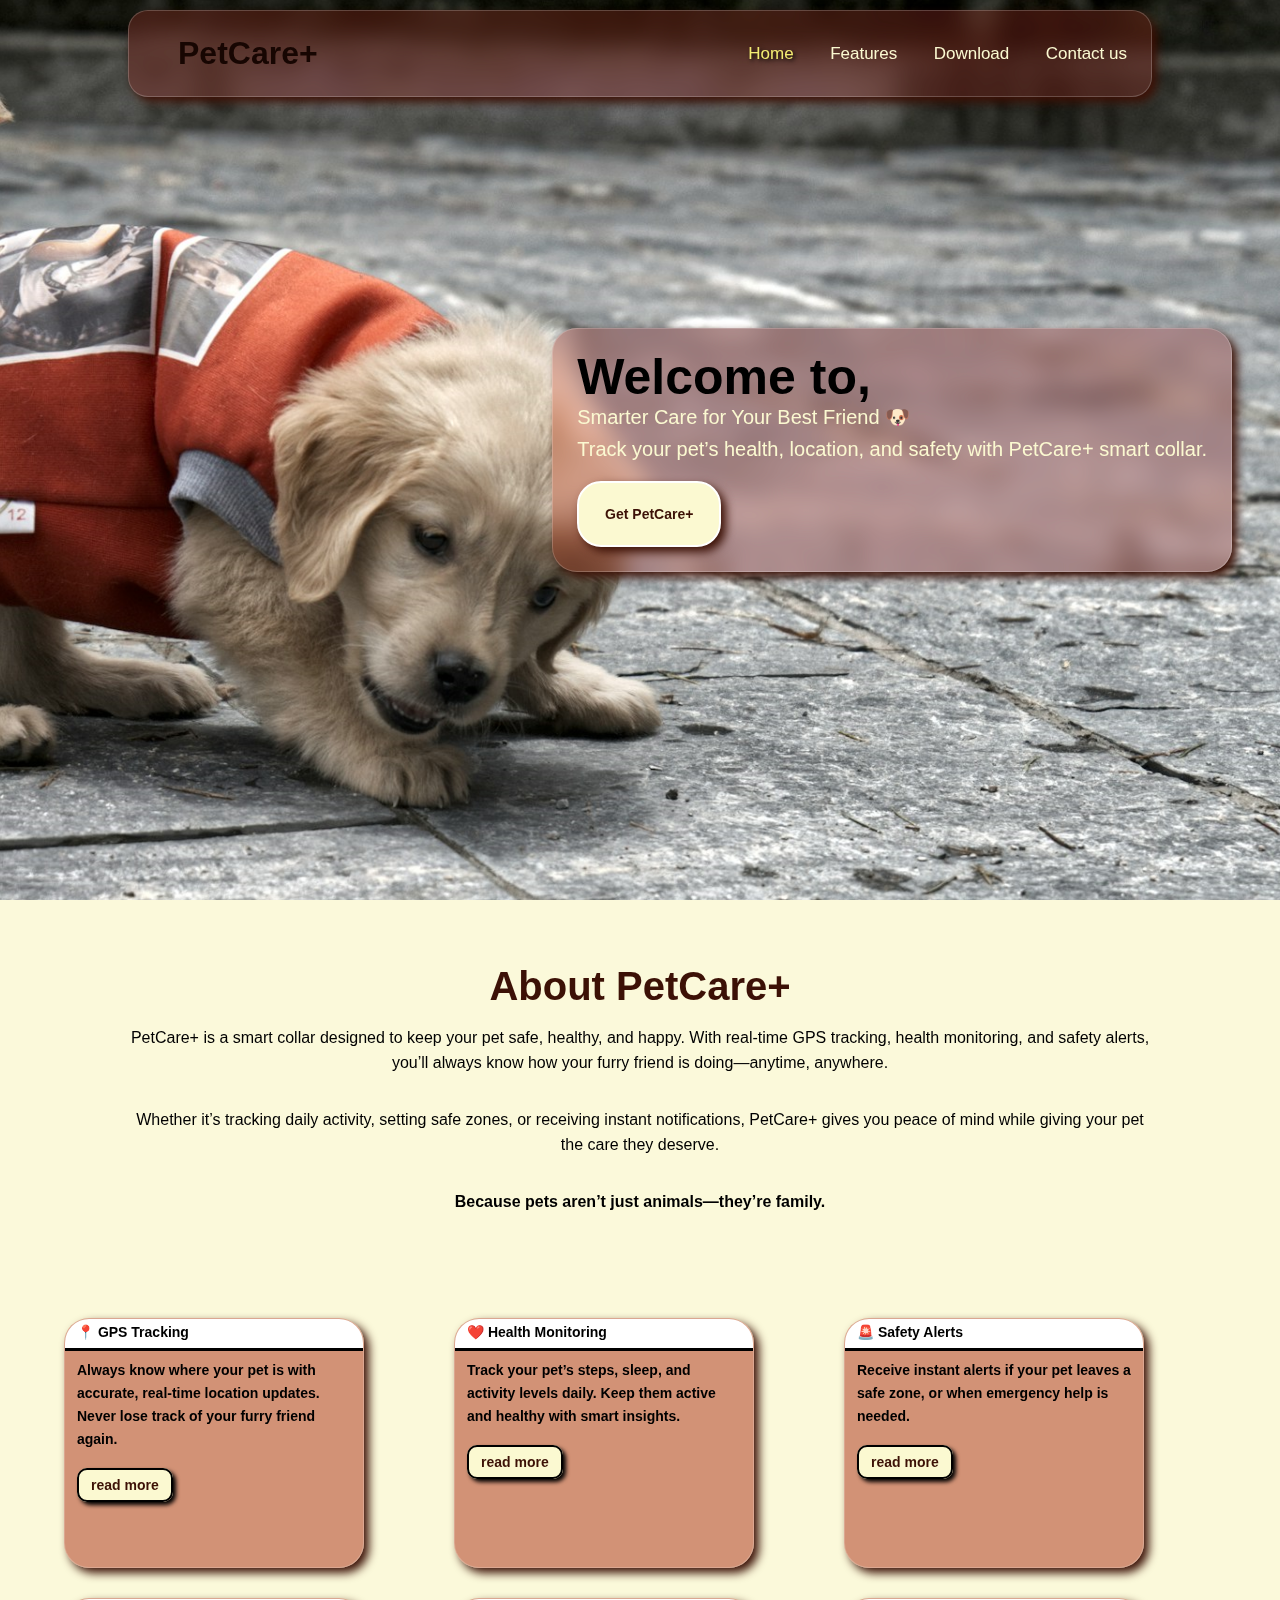
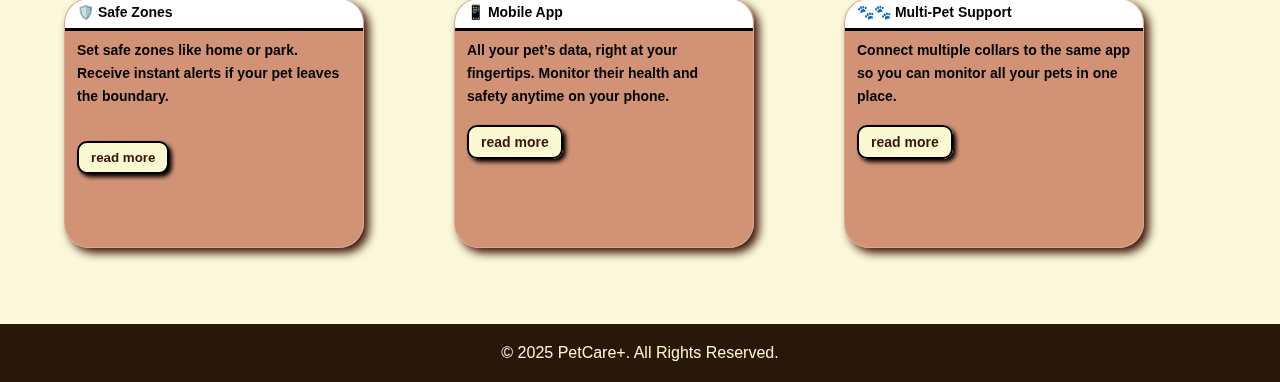
<file: index.html>
<!DOCTYPE html>
<html lang="en">
<head>
    <meta charset="UTF-8">
    <meta name="viewport" content="width=device-width, initial-scale=1.0">
    <title>PetCare+</title>
    <link rel="stylesheet" href="style.css">
</head>
    <body>
        <header>
            <h1>PetCare+</h1>
            <div class="hamburger" onclick="toggleMenu()">☰</div>
            <nav id="nav-menu">
                <a href="index.html" class="active">Home</a>
                <a href="index1.html">Features</a>
                <a href="index2.html">Download</a>
                <a href="index3.html">Contact us</a>
            </nav>
        </header>
        <section class="hero">
            <div class="hero-content">
                    <h2>Welcome to,</h2>
                    <p>Smarter Care for Your Best Friend 🐶</p>
                    <p>Track your pet’s health, location, and safety with PetCare+ smart collar.</p>
                    <a class="button" href="index4.html" target="_blank">Get PetCare+</a>
            </div>
        </section>
        <section class="description">
            <h2>About PetCare+</h2>
            <p>PetCare+ is a smart collar designed to keep your pet safe, healthy, and happy. With real-time GPS tracking, health monitoring, and safety alerts, you’ll always know how your furry friend is doing—anytime, anywhere.</p>
            <p>Whether it’s tracking daily activity, setting safe zones, or receiving instant notifications, PetCare+ gives you peace of mind while giving your pet the care they deserve.</p>
            <p><strong>Because pets aren’t just animals—they’re family.</strong></p>
        </section>
        <section class="features">
            <div class="card">
                <div class="head">📍 GPS Tracking</div>
                <div class="text">
                    Always know where your pet is with accurate, real-time location updates. Never lose track of your furry friend again.
                    <br>
                    <br>
                    <a class="button" href="#">read more</a>
                </div>
            </div>
            <div class="card">
                <div class="head">❤️ Health Monitoring</div>
                <div class="text">
                    Track your pet’s steps, sleep, and activity levels daily. Keep them active and healthy with smart insights.
                    <br>
                    <br>
                    <a class="button" href="#">read more</a>
                </div>
            </div>
            <div class="card">
                <div class="head">🚨 Safety Alerts</div>
                <div class="text">
                    Receive instant alerts if your pet leaves a safe zone, or when emergency help is needed.
                    <br>
                    <br>
                    <a class="button" href="#">read more</a>
                </div>
            </div>
            <div class="card">
                <div class="head">🛡️ Safe Zones</div>
                <div class="text">
                    Set safe zones like home or park. Receive instant alerts if your pet leaves the boundary.
                    <br>
                    <br>
                    <button class="button" href="#">read more</button>
                </div>
            </div>
            <div class="card">
                <div class="head">📱 Mobile App</div>
                <div class="text">
                    All your pet’s data, right at your fingertips. Monitor their health and safety anytime on your phone.
                    <br>
                    <br>
                    <a class="button" href="#">read more</a>
                </div>
            </div>
            <div class="card">
                <div class="head">🐾🐾 Multi-Pet Support</div>
                <div class="text">
                    Connect multiple collars to the same app so you can monitor all your pets in one place.
                    <br>
                    <br>
                    <a class="button" href="#">read more</a>
                </div>
            </div>
        </section>
        <footer>
            <p>© 2025 PetCare+. All Rights Reserved.</p>
        </footer>
        <script src="script.js"></script>
    </body>
</html>
</file>
<file: style.css>
*{
    margin: 0;
    padding: 0;
    box-sizing: border-box;
    font-family: Montserrat, sans-serif;
}
body{
    background-color: hsl(57, 81%, 92%);
}

/*header of the page with nav bar*/
header{
    display: flex;
    justify-content: space-between;
    align-items: center;
    padding: 1.5rem;
    background: rgba(165, 42, 42, 0.3);
    backdrop-filter: blur(12px) saturate(180%);
    /* stylelint-disable-next-line property-no-vendor-prefix */
    -webkit-backdrop-filter: blur(12px) saturate(180%);
    border-radius: 20px;
    border: 1px solid rgba(255, 255, 255, 0.2);
    position: fixed;
    top: 10px;
    left: 0;
    right: 0;
    margin-left: auto;
    margin-right: auto;
    width: 80%;
    z-index: 1000;
    box-shadow: 5px 5px 10px hsl(12, 82%, 13%);  
}
header h1{
    margin-left: 25px;
    color: hsl(12, 82%, 5%);
}
.active{
    color:  hsl(57, 84%, 70%);
    text-shadow: 2px 2px 4px #000000;
    transform: scale(1.1);
}

header nav a{
  text-decoration: none;
  color: #FBF9D1;
  padding-left: 2rem;
  font-size: 17px; 
  transition: .3s;
  
}
header nav a:hover {
  color: hsl(57, 84%, 70%); 
  transform: scale(1.1);   
  text-shadow: 2px 2px 5px black; 
}

/* Hide hamburger by default (desktop) */
.hamburger {
  display: none;
  font-size: 28px;
  cursor: pointer;
  color: #FBF9D1;
}

/* Mobile nav */
@media (max-width: 778px) {
  header {
    flex-direction: row;
    justify-content: space-between;
  }
  nav {
    display: none;  /* hidden by default */
    flex-direction: column;
    position: absolute;
    top: 70px;
    right: 10px;
    width: 200px;
    padding: 1rem;
    background: rgba(165, 42, 42, 0.3);
    backdrop-filter: blur(12px) saturate(180%);
    /* stylelint-disable-next-line property-no-vendor-prefix */
    -webkit-backdrop-filter: blur(12px) saturate(180%);
    border-radius: 25px;
    border: 1px solid rgba(255, 255, 255, 0.2);
    box-shadow: 5px 5px 10px hsl(12, 82%, 13%);
  }
  nav a {
    padding: 5px;
    margin-block: 10px;
    display: block;
    text-align: center;
    padding-right: 2rem;
    text-shadow: 2px 2px 4px black;
  }
  nav a:hover{
    transform: scale(1.1);
  }
  nav a:active{
    color: black;
    transform: scale(1.1);
    text-shadow: 2px 2px 4px white;
    
  }
  .hamburger {
    display: block; /* show hamburger on small screens */
  }

  nav.show {
    display: flex; /* toggle menu */
  }
  .no-scroll {
  overflow: hidden;
  height: 100vh; /* prevent background scroll */
}
}

/*continer with opeing text*/
.hero {
    height: 100vh; 
    width: 100%;
    background: url("image/puppy.png");
    background-position:center;
    background-size: cover;
    background-repeat: no-repeat;
    display: flex;
    justify-content: center;
    align-items: center;
    color: #E6CFA9;  
    line-height: 1.5rem;
    overflow: hidden;
    position: relative;
}
.hero-content{
    position: relative;
    padding: 1.5rem;
    overflow: hidden;
    margin-left: auto;
    margin-right: 3rem;
    display: flex;
    flex-direction: column;
    background: rgba(165, 42, 42, 0.3);
    backdrop-filter: blur(12px) saturate(180%);
    /* stylelint-disable-next-line property-no-vendor-prefix */
    -webkit-backdrop-filter: blur(12px) saturate(180%);
    border-radius: 25px;
    border: 1px solid rgba(255, 255, 255, 0.2);
    box-shadow: 5px 5px 10px hsl(12, 82%, 13%); 
}
.hero-content h2{
    color: black;
    font-size: 50px;
    line-height: 3rem;
    z-index: 1000;
}
.hero-content p{
    color: #FBF9D1;
    font-size: 20px;
    line-height: 2rem; 
}
.hero-content .button{
    padding: 1.2rem;
    border-radius: 1.5rem;
    border-style: none;
    width: 9rem;
    margin-top: 1rem;
    border: 2px solid transparent;
    background-color:#FBF9D1 ;
    border: 2px solid white;
    box-shadow: 5px 5px 10px white;
    color:hsl(12, 82%, 13%);
    box-shadow: 5px 5px 10px hsl(12, 82%, 13%);
    cursor: pointer;
    font-size: 14px;
    text-align: center;
    text-decoration: none;
}
.hero-content .button:hover{    
    color: #FBF9D1;
    background-color: hsl(12, 82%, 13%); 
    border: 2px solid hsl(12, 82%, 13%);
    box-shadow: 5px 5px 10px #FBF9D1;
}
@media (max-width: 768px) {
.hero-content{
    margin: 50px;
}
}

/*small Description abt PetCare+*/
.description{
    margin: auto;
    justify-content: center;
    align-items: center;
    text-align: center;
    padding: 4rem;  
    width: 90%;
}
.description h2{
    font-size: 40px;
    color: hsl(12, 82%, 13%); 
}
.description p{
    padding-block: 1rem;
    line-height: 25px;
}

/*features cards*/ 
.card {
    font-family: Montserrat, sans-serif;
    width: 300px;
    height: 250px;
    translate: -6px -6px;
    box-shadow: 5px 5px 10px hsl(12, 82%, 13%);
    overflow: hidden;
    transition: all 0.3s ease;
    background: rgba(165, 42, 42, 0.5);
    backdrop-filter: blur(12px) saturate(180%);
    /* stylelint-disable-next-line property-no-vendor-prefix */
    -webkit-backdrop-filter: blur(12px) saturate(180%);
    border-radius: 25px;
    border: 1px solid rgba(255, 255, 255, 0.2);
}
.head {
  font-family: Montserrat, sans-serif;
  font-size: 14px;
  font-weight: 900;
  width: 100%;
  height: 32px;
  background: #ffffff;
  padding: 5px 12px;
  color: #000000;
  border-bottom: 3px solid #000000;
}
.text {
  padding: 8px 12px;
  font-size: 14px;
  font-weight: 600;
  line-height: 23px;
}
.button {
  padding: 7px 12px;
  margin-top: 10px;
  border: 2px solid #000000;
  box-shadow: 3px 3px 4px #000000;
  font-weight: 750;
  background: #FBF9D1;
  transition: all 0.3s ease;
  cursor: pointer;
  border-radius: 10px;
  color: hsl(12, 82%, 13%);
  text-decoration: none;
}
.button:hover {
  translate: 1.5px 1.5px;
  box-shadow: 5px 5px 10px hsl(12, 82%, 13%);
  background: hsl(12, 82%, 13%);
  color: #FBF9D1;
}
.button:active {
  translate: 3px 3px;
  box-shadow: 5px 5px 10px hsl(12, 82%, 13%);
}
.card:hover {
  translate: -10px -3px;
}
.features {
    display: grid;
    grid-template-columns: repeat(auto-fit, minmax(300px, 1fr));
    gap: 30px;
    padding: 30px;
    max-width: 1200px;
    margin: auto ;
}
@media (max-width: 778px) {
.features{
    place-items: center;
}
}
footer{
    background: #29170a;
    color: #FBF9D1;
    text-align: center;
    padding: 20px;
    margin-top: 40px;
}
</file>
